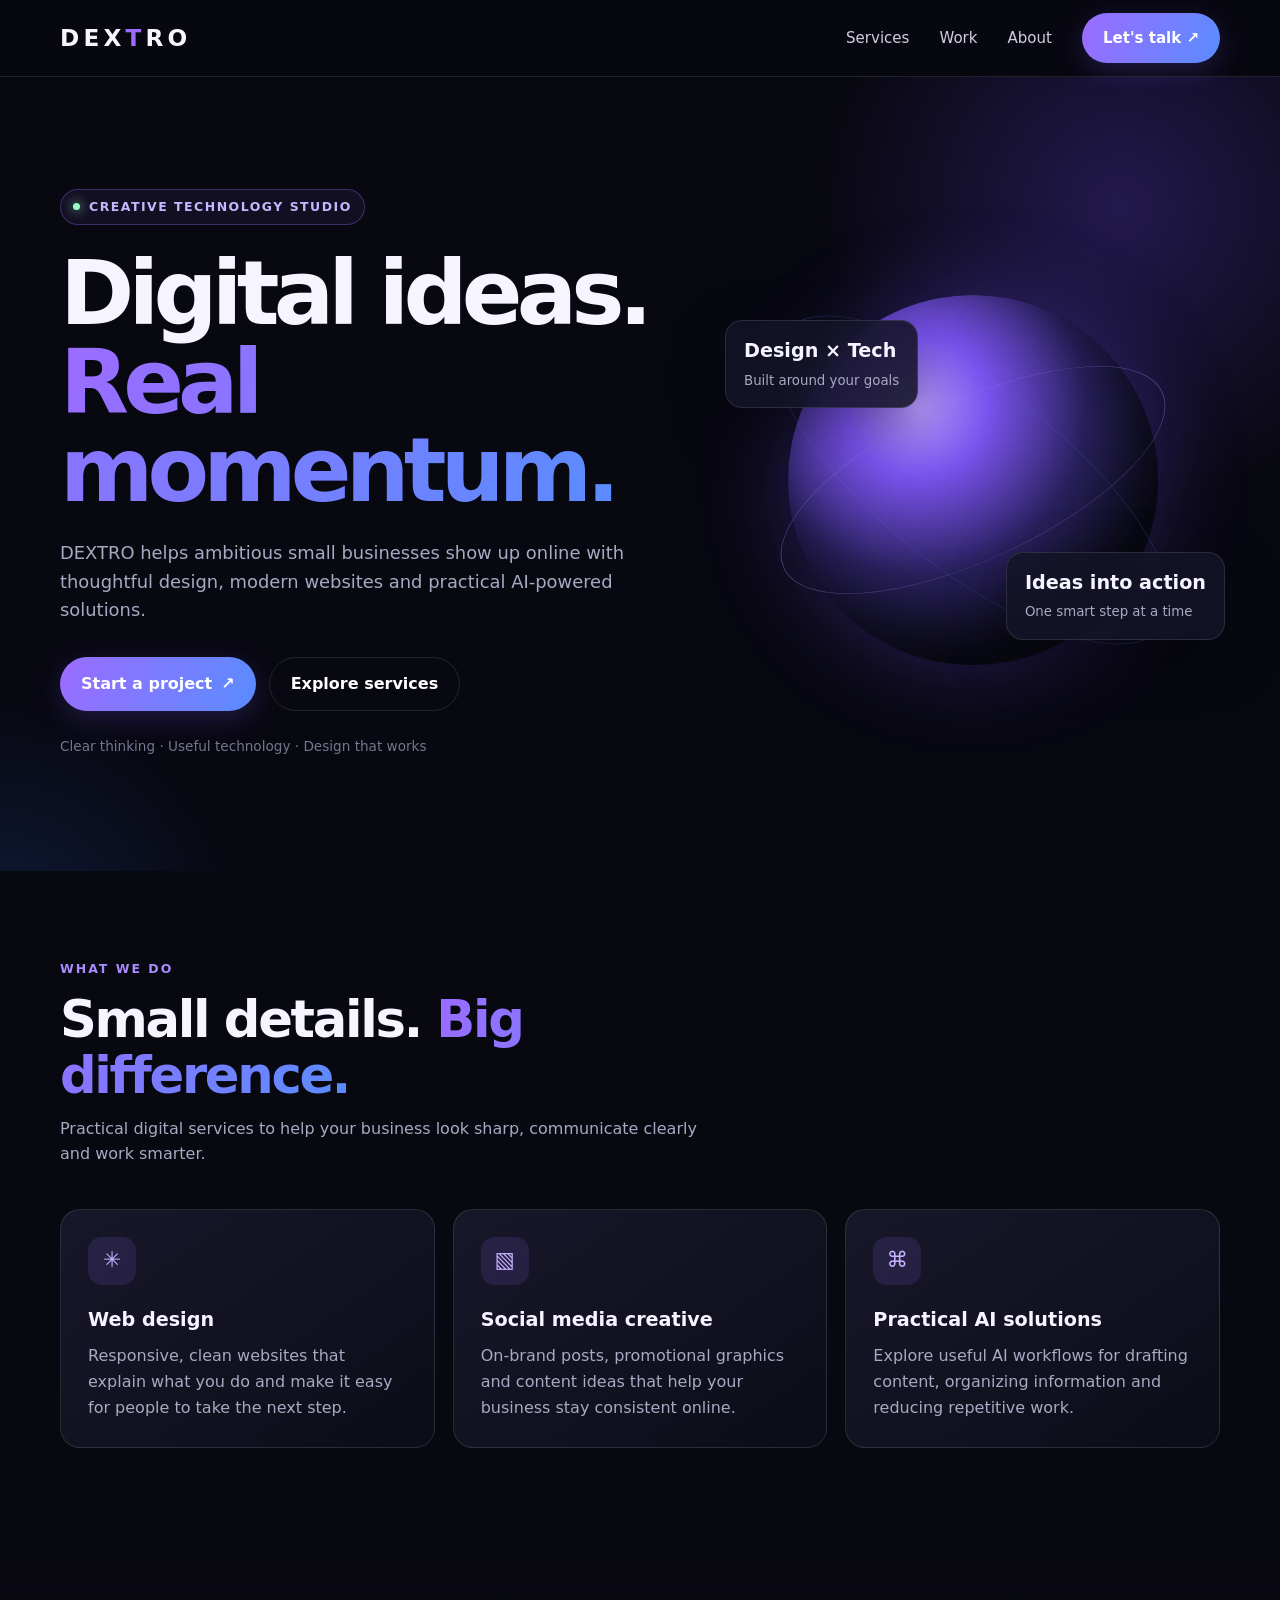
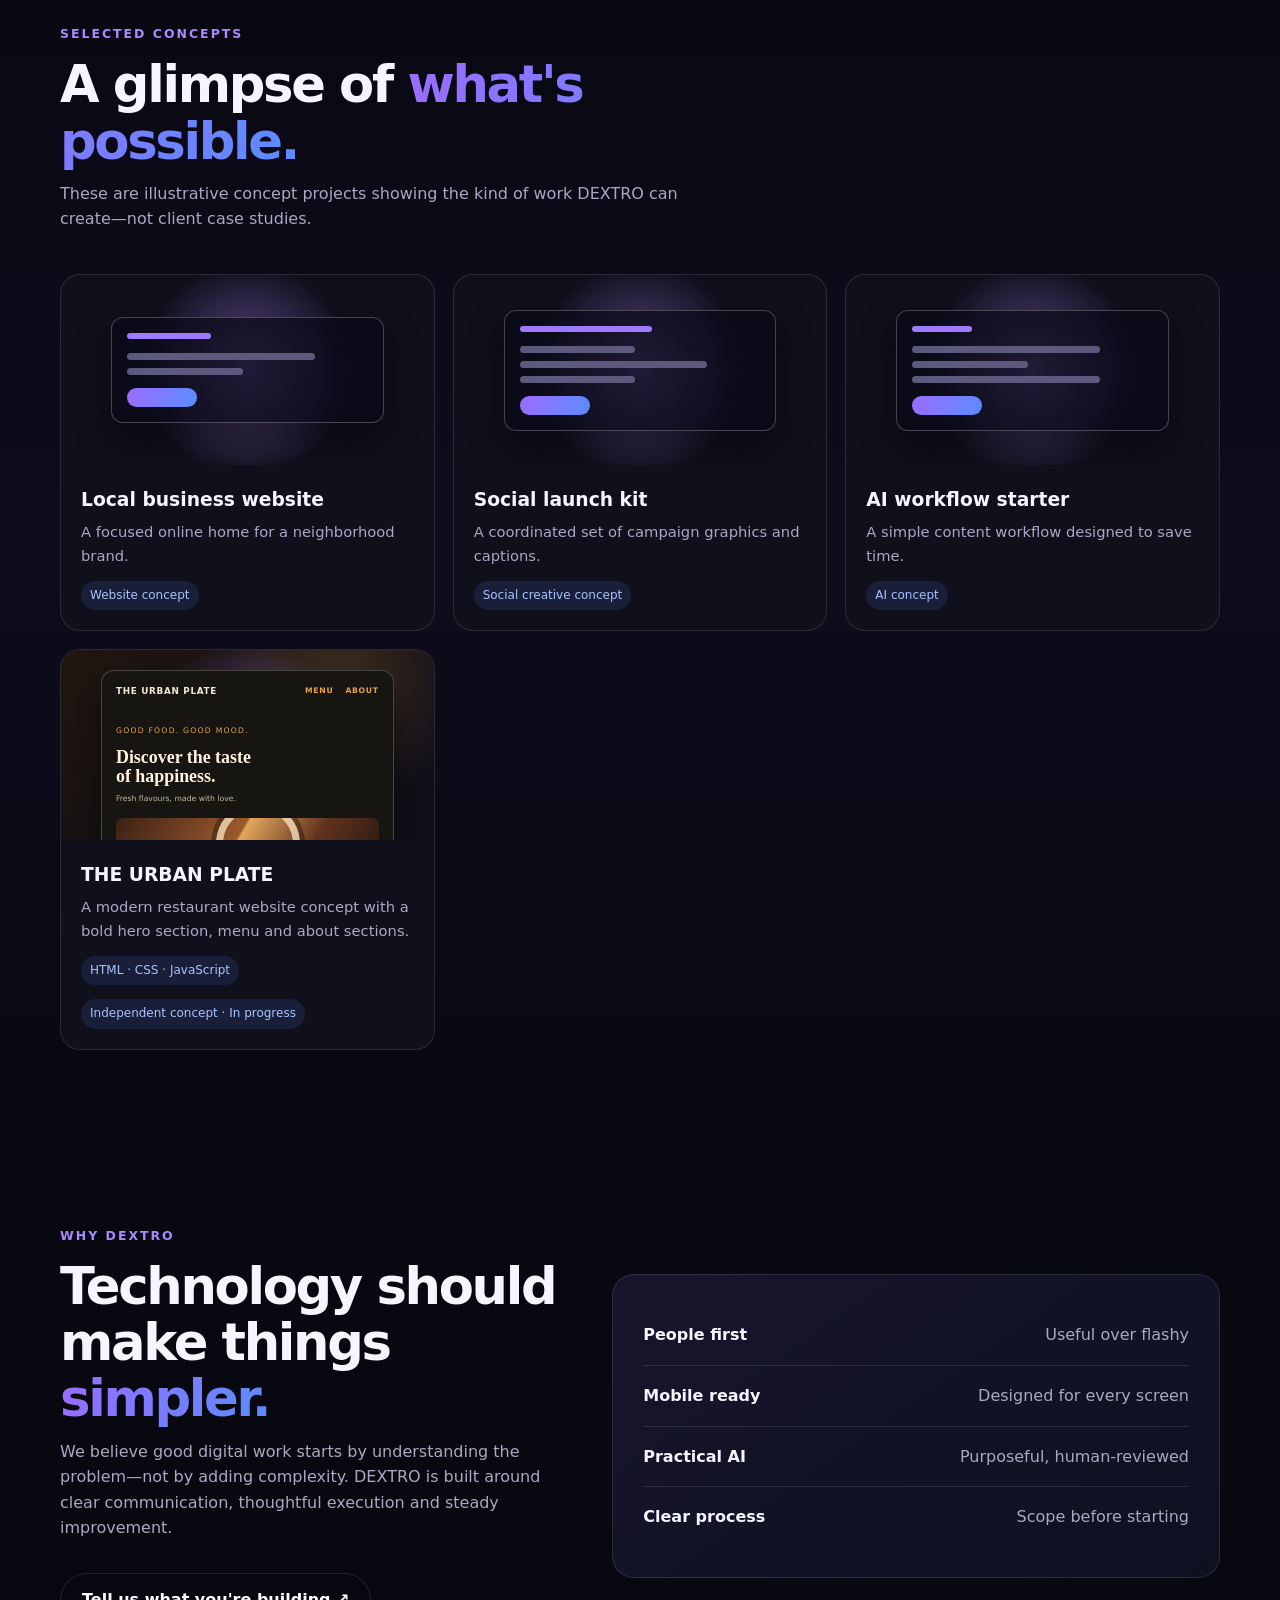
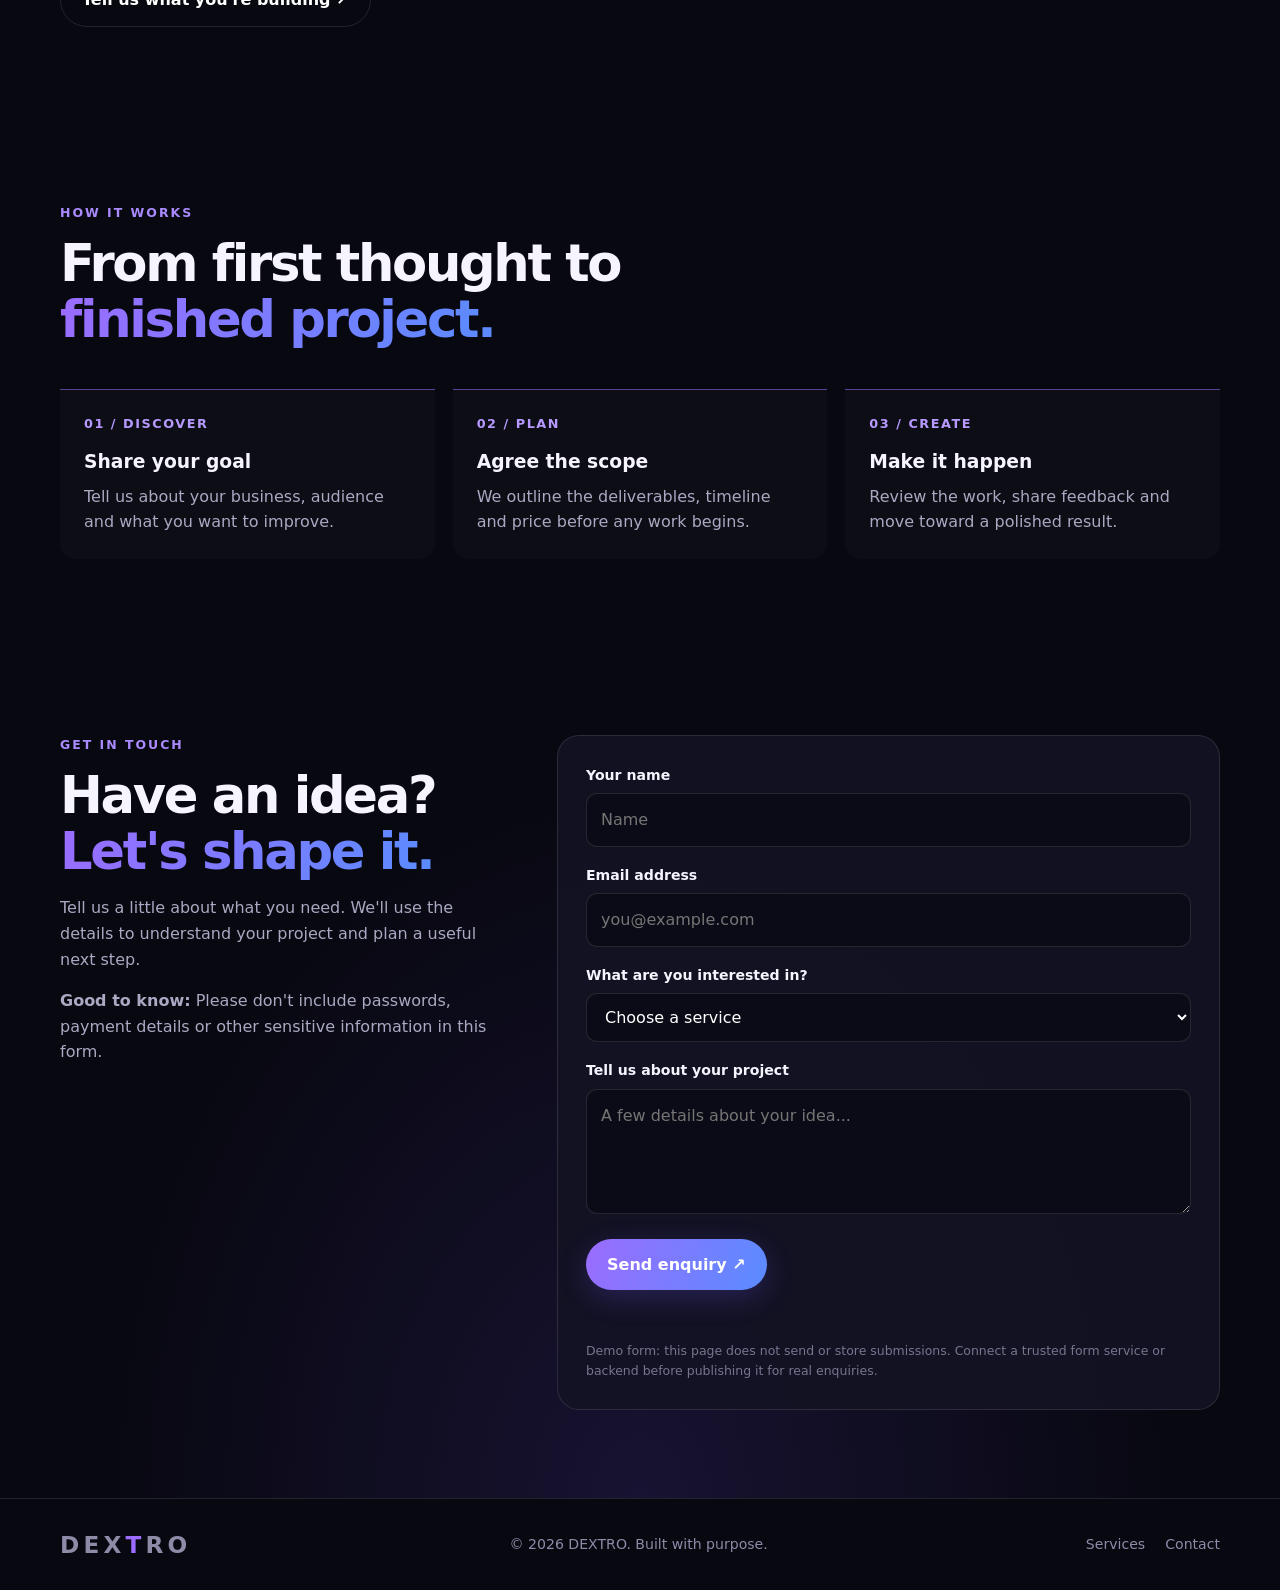
<file: index.html>
<!doctype html>
<html lang="en">
<head>
  <meta charset="utf-8">
  <meta name="viewport" content="width=device-width, initial-scale=1">
  <meta name="theme-color" content="#080811">
  <meta name="description" content="DEXTRO — thoughtful digital design, websites and practical AI solutions for growing businesses.">
  <title>DEXTRO — Digital, designed to move you forward</title>
  <style>
    :root{
      --bg:#080811;--panel:#10101d;--panel2:#141426;--text:#f5f4ff;
      --muted:#aaa8c2;--purple:#9b6cff;--blue:#5a8cff;--line:rgba(255,255,255,.11);
      --grad:linear-gradient(110deg,var(--purple),var(--blue));
      --max:1160px;
    }
    *{box-sizing:border-box}
    html{scroll-behavior:smooth}
    body{margin:0;background:var(--bg);color:var(--text);font:16px/1.6 Inter,ui-sans-serif,system-ui,-apple-system,BlinkMacSystemFont,"Segoe UI",sans-serif}
    a{color:inherit;text-decoration:none}
    button,input,textarea,select{font:inherit}
    .wrap{width:min(var(--max),calc(100% - 40px));margin:auto}
    .nav{position:sticky;top:0;z-index:20;background:rgba(8,8,17,.82);backdrop-filter:blur(18px);border-bottom:1px solid var(--line)}
    .navin{height:76px;display:flex;align-items:center;justify-content:space-between}
    .brand{font-size:1.45rem;font-weight:900;letter-spacing:.18em}
    .brand span{color:var(--purple)}
    .links{display:flex;align-items:center;gap:30px;color:#d0cee1;font-size:.94rem}
    .links a:hover{color:#fff}
    .btn{display:inline-flex;align-items:center;justify-content:center;gap:9px;border:0;border-radius:999px;padding:13px 21px;background:var(--grad);color:white;font-weight:750;box-shadow:0 8px 28px rgba(119,91,255,.22);transition:transform .2s,filter .2s;cursor:pointer}
    .btn:hover{transform:translateY(-2px);filter:brightness(1.1)}
    .btn.ghost{background:transparent;border:1px solid var(--line);box-shadow:none}
    .menu{display:none;background:none;border:1px solid var(--line);color:white;border-radius:10px;padding:8px 12px}
    .hero{position:relative;overflow:hidden;padding:112px 0 100px}
    .hero:before{content:"";position:absolute;width:620px;height:620px;right:-150px;top:-180px;background:radial-gradient(circle,rgba(115,75,255,.25),transparent 68%);pointer-events:none}
    .hero:after{content:"";position:absolute;width:500px;height:500px;left:-250px;bottom:-320px;background:radial-gradient(circle,rgba(50,116,255,.17),transparent 68%);pointer-events:none}
    .hero-grid{display:grid;grid-template-columns:1.1fr .9fr;gap:60px;align-items:center;position:relative;z-index:1}
    .eyebrow{display:inline-flex;align-items:center;gap:9px;color:#c5b6ff;border:1px solid rgba(155,108,255,.32);background:rgba(155,108,255,.08);padding:7px 12px;border-radius:999px;font-size:.78rem;font-weight:750;letter-spacing:.12em;text-transform:uppercase}
    .dot{width:7px;height:7px;border-radius:50%;background:#9bffca;box-shadow:0 0 12px #9bffca}
    h1{font-size:clamp(3rem,7vw,5.8rem);line-height:.99;letter-spacing:-.065em;margin:24px 0}
    .gradient{background:var(--grad);-webkit-background-clip:text;background-clip:text;color:transparent}
    .lead{font-size:1.12rem;color:var(--muted);max-width:590px}
    .actions{display:flex;gap:13px;flex-wrap:wrap;margin-top:32px}
    .micro{margin-top:25px;color:#77758e;font-size:.85rem}
    .visual{min-height:410px;position:relative;display:grid;place-items:center}
    .orb{width:min(370px,78vw);aspect-ratio:1;border-radius:50%;background:radial-gradient(circle at 35% 30%,#b79bff 0,#7953ed 20%,#28205c 48%,#101022 72%);box-shadow:0 0 90px rgba(117,81,255,.3),inset -25px -35px 65px rgba(0,0,0,.55);position:relative}
    .orb:before,.orb:after{content:"";position:absolute;inset:-24px;border:1px solid rgba(170,147,255,.35);border-radius:50%;transform:rotate(-25deg) scaleY(.38)}
    .orb:after{inset:-55px;transform:rotate(38deg) scaleY(.38);border-color:rgba(89,145,255,.3)}
    .float-card{position:absolute;background:rgba(20,20,39,.88);border:1px solid var(--line);border-radius:17px;padding:15px 18px;box-shadow:0 18px 55px rgba(0,0,0,.35);backdrop-filter:blur(12px)}
    .float-card strong{display:block;font-size:1.2rem}.float-card small{color:var(--muted)}
    .fc1{top:45px;left:0}.fc2{right:-5px;bottom:45px}
    section{padding:88px 0}
    .section-head{max-width:650px;margin-bottom:42px}
    .kicker{color:#a98aff;font-size:.78rem;font-weight:800;letter-spacing:.16em;text-transform:uppercase}
    h2{font-size:clamp(2rem,4vw,3.2rem);line-height:1.1;letter-spacing:-.045em;margin:12px 0}
    .sub{color:var(--muted);margin:0}
    .cards{display:grid;grid-template-columns:repeat(3,1fr);gap:18px}
    .card{background:linear-gradient(145deg,rgba(24,24,44,.96),rgba(13,13,25,.96));border:1px solid var(--line);border-radius:20px;padding:27px;transition:transform .2s,border-color .2s}
    .card:hover{transform:translateY(-5px);border-color:rgba(155,108,255,.5)}
    .icon{width:48px;height:48px;display:grid;place-items:center;border-radius:14px;background:rgba(155,108,255,.13);color:#c6b2ff;font-size:1.35rem;margin-bottom:20px}
    .card h3{margin:0 0 8px;font-size:1.2rem}.card p{color:var(--muted);margin:0}
    .work{background:linear-gradient(180deg,transparent,rgba(28,22,55,.32),transparent)}
    .projects{display:grid;grid-template-columns:repeat(3,1fr);gap:18px}
    .project{overflow:hidden;border:1px solid var(--line);border-radius:20px;background:var(--panel)}
    .project-art{height:190px;display:grid;place-items:center;padding:20px;position:relative;overflow:hidden}
    .project-art:before{content:"";position:absolute;width:220px;height:220px;border-radius:50%;filter:blur(2px);background:radial-gradient(circle,rgba(181,137,255,.55),transparent 68%)}
    .mock{position:relative;border:1px solid rgba(255,255,255,.24);border-radius:12px;background:rgba(10,10,24,.76);width:82%;padding:15px;box-shadow:0 15px 35px #0007}
    .mock-bar{height:6px;width:35%;border-radius:5px;background:#9d7aff;margin-bottom:14px}
    .mock-line{height:7px;background:#5b5a7c;border-radius:5px;margin:8px 0;width:78%}
    .mock-line.short{width:48%}
    .mock-button{width:70px;height:19px;border-radius:20px;background:var(--grad);margin-top:13px}
    .project-info{padding:20px}.project-info h3{margin:0 0 5px}.project-info p{margin:0;color:var(--muted);font-size:.92rem}
    .tag{display:inline-block;margin-top:14px;padding:5px 9px;border-radius:99px;background:rgba(91,140,255,.12);color:#a9c3ff;font-size:.75rem}
    .about-grid{display:grid;grid-template-columns:.9fr 1.1fr;gap:55px;align-items:center}
    .about-panel{border:1px solid var(--line);border-radius:22px;padding:30px;background:linear-gradient(145deg,#17152d,#0e1020)}
    .stat{display:flex;justify-content:space-between;gap:20px;padding:17px 0;border-bottom:1px solid var(--line)}
    .stat:last-child{border:0}.stat span{color:var(--muted)}
    .steps{display:grid;grid-template-columns:repeat(3,1fr);gap:18px;counter-reset:step}
    .step{padding:24px;border-top:1px solid rgba(155,108,255,.55);background:rgba(255,255,255,.025);border-radius:0 0 16px 16px}
    .num{font-size:.8rem;color:#b69aff;font-weight:800;letter-spacing:.12em}
    .step h3{margin:12px 0 7px}.step p{color:var(--muted);margin:0}
    .contact{background:radial-gradient(ellipse at 50% 100%,rgba(94,67,196,.18),transparent 60%)}
    .contact-grid{display:grid;grid-template-columns:.8fr 1.2fr;gap:55px;align-items:start}
    .contact-note{color:var(--muted)}
    form{background:rgba(19,19,36,.9);border:1px solid var(--line);border-radius:22px;padding:28px}
    .field{margin-bottom:17px}.field label{display:block;font-size:.88rem;font-weight:650;margin-bottom:7px}
    input,textarea,select{width:100%;border:1px solid var(--line);background:#0b0b17;color:white;border-radius:11px;padding:13px 14px;outline:none}
    input:focus,textarea:focus,select:focus{border-color:#9b6cff;box-shadow:0 0 0 3px rgba(155,108,255,.13)}
    textarea{min-height:125px;resize:vertical}
    .form-msg{min-height:24px;color:#b9a6ff;font-size:.9rem;margin-top:12px}
    .form-disclaimer{color:#77758e;font-size:.78rem;margin:12px 0 0}
    footer{border-top:1px solid var(--line);padding:27px 0;color:#8e8ba8;font-size:.88rem}
    .foot{display:flex;justify-content:space-between;gap:20px;align-items:center}
    .footlinks{display:flex;gap:20px}
    @media(max-width:850px){
      .hero-grid,.about-grid,.contact-grid{grid-template-columns:1fr;gap:30px}
      .visual{min-height:350px}.cards,.projects,.steps{grid-template-columns:1fr 1fr}
      .fc1{left:5%}.fc2{right:5%}
    }
    @media(max-width:620px){
      .wrap{width:min(var(--max),calc(100% - 30px))}
      .navin{height:66px}.menu{display:block}
      .links{display:none;position:absolute;top:66px;left:0;right:0;padding:18px 22px 22px;background:#0b0b16;border-bottom:1px solid var(--line);flex-direction:column;align-items:stretch;gap:17px}
      .links.open{display:flex}.links .btn{text-align:center}
      .hero{padding:78px 0 55px}.visual{min-height:310px}.orb{width:245px}
      .fc1{top:12px}.fc2{bottom:15px}
      section{padding:65px 0}.cards,.projects,.steps{grid-template-columns:1fr}
      .foot{align-items:flex-start;flex-direction:column}.footlinks{flex-wrap:wrap}
      form{padding:20px}
    }

    /* Urban Plate portfolio preview */
    .restaurant-art{background:radial-gradient(circle at 75% 20%,rgba(232,163,75,.22),transparent 38%),linear-gradient(135deg,#21170f,#111018 70%)}
    .restaurant-preview{position:relative;width:88%;max-width:330px;padding:13px 14px 15px;border:1px solid rgba(255,255,255,.2);border-radius:13px;background:#171512;box-shadow:0 18px 38px #0009}
    .restaurant-top{display:flex;justify-content:space-between;align-items:center;color:#f4e9d8;font-size:.55rem;letter-spacing:.08em;font-weight:800}
    .restaurant-top span{color:#e8a34b;font-size:.48rem}
    .restaurant-copy{padding:17px 0 13px}
    .restaurant-copy small{color:#e8a34b;font-size:.48rem;letter-spacing:.16em}
    .restaurant-copy strong{display:block;color:#fff3df;font-family:Georgia,serif;font-size:1.12rem;line-height:1.05;margin:7px 0}
    .restaurant-copy em{display:block;color:#c6b8a6;font-size:.48rem;font-style:normal}
    .restaurant-food{height:54px;border-radius:7px;background:linear-gradient(120deg,#3b2115,#9c592d 45%,#e3a65d 46%,#61331d 72%,#251711);position:relative;overflow:hidden}
    .restaurant-food:after{content:"";position:absolute;width:70px;height:70px;border-radius:50%;border:7px solid rgba(255,236,203,.72);left:38%;top:-16px;box-shadow:0 0 0 5px rgba(20,12,8,.4)}
    .restaurant-label{display:flex;justify-content:space-between;align-items:center;margin-top:10px;color:#f4e9d8;font-size:.48rem}
    .restaurant-label b{background:#e8a34b;color:#17110b;border-radius:20px;padding:4px 8px;font-size:.45rem}
  </style>
</head>
<body>
  <header class="nav">
    <div class="wrap navin">
      <a class="brand" href="#home" aria-label="DEXTRO home">DEX<span>T</span>RO</a>
      <button class="menu" id="menuBtn" aria-expanded="false" aria-controls="navLinks">Menu</button>
      <nav class="links" id="navLinks" aria-label="Main navigation">
        <a href="#services">Services</a><a href="#work">Work</a><a href="#about">About</a><a href="#contact" class="btn">Let's talk ↗</a>
      </nav>
    </div>
  </header>

  <main>
    <section class="hero" id="home">
      <div class="wrap hero-grid">
        <div>
          <div class="eyebrow"><span class="dot"></span> Creative technology studio</div>
          <h1>Digital ideas.<br><span class="gradient">Real momentum.</span></h1>
          <p class="lead">DEXTRO helps ambitious small businesses show up online with thoughtful design, modern websites and practical AI-powered solutions.</p>
          <div class="actions"><a class="btn" href="#contact">Start a project <span>↗</span></a><a class="btn ghost" href="#services">Explore services</a></div>
          <p class="micro">Clear thinking · Useful technology · Design that works</p>
        </div>
        <div class="visual" aria-label="Abstract purple and blue 3D orb illustration">
          <div class="orb"></div>
          <div class="float-card fc1"><strong>Design × Tech</strong><small>Built around your goals</small></div>
          <div class="float-card fc2"><strong>Ideas into action</strong><small>One smart step at a time</small></div>
        </div>
      </div>
    </section>

    <section id="services">
      <div class="wrap">
        <div class="section-head"><div class="kicker">What we do</div><h2>Small details. <span class="gradient">Big difference.</span></h2><p class="sub">Practical digital services to help your business look sharp, communicate clearly and work smarter.</p></div>
        <div class="cards">
          <article class="card"><div class="icon">✳</div><h3>Web design</h3><p>Responsive, clean websites that explain what you do and make it easy for people to take the next step.</p></article>
          <article class="card"><div class="icon">▧</div><h3>Social media creative</h3><p>On-brand posts, promotional graphics and content ideas that help your business stay consistent online.</p></article>
          <article class="card"><div class="icon">⌘</div><h3>Practical AI solutions</h3><p>Explore useful AI workflows for drafting content, organizing information and reducing repetitive work.</p></article>
        </div>
      </div>
    </section>

    <section class="work" id="work">
      <div class="wrap">
        <div class="section-head"><div class="kicker">Selected concepts</div><h2>A glimpse of <span class="gradient">what's possible.</span></h2><p class="sub">These are illustrative concept projects showing the kind of work DEXTRO can create—not client case studies.</p></div>
        <div class="projects">
          <article class="project"><div class="project-art"><div class="mock"><div class="mock-bar"></div><div class="mock-line"></div><div class="mock-line short"></div><div class="mock-button"></div></div></div><div class="project-info"><h3>Local business website</h3><p>A focused online home for a neighborhood brand.</p><span class="tag">Website concept</span></div></article>
          <article class="project"><div class="project-art"><div class="mock"><div class="mock-bar" style="width:55%"></div><div class="mock-line short"></div><div class="mock-line"></div><div class="mock-line short"></div><div class="mock-button"></div></div></div><div class="project-info"><h3>Social launch kit</h3><p>A coordinated set of campaign graphics and captions.</p><span class="tag">Social creative concept</span></div></article>
          <article class="project"><div class="project-art"><div class="mock"><div class="mock-bar" style="width:25%"></div><div class="mock-line"></div><div class="mock-line short"></div><div class="mock-line"></div><div class="mock-button"></div></div></div><div class="project-info"><h3>AI workflow starter</h3><p>A simple content workflow designed to save time.</p><span class="tag">AI concept</span></div></article>
          <article class="project"><div class="project-art restaurant-art"><div class="restaurant-preview"><div class="restaurant-top">THE URBAN PLATE <span>MENU　 ABOUT</span></div><div class="restaurant-copy"><small>GOOD FOOD. GOOD MOOD.</small><strong>Discover the taste<br>of happiness.</strong><em>Fresh flavours, made with love.</em></div><div class="restaurant-food"></div><div class="restaurant-label"><span>Fresh • Local • Made daily</span><b>EXPLORE MENU</b></div></div></div><div class="project-info"><h3>THE URBAN PLATE</h3><p>A modern restaurant website concept with a bold hero section, menu and about sections.</p><span class="tag">HTML · CSS · JavaScript</span><span class="tag">Independent concept · In progress</span></div></article>
        </div>
      </div>
    </section>

    <section id="about">
      <div class="wrap about-grid">
        <div><div class="kicker">Why DEXTRO</div><h2>Technology should make things <span class="gradient">simpler.</span></h2><p class="sub">We believe good digital work starts by understanding the problem—not by adding complexity. DEXTRO is built around clear communication, thoughtful execution and steady improvement.</p><div class="actions"><a class="btn ghost" href="#contact">Tell us what you're building ↗</a></div></div>
        <div class="about-panel">
          <div class="stat"><strong>People first</strong><span>Useful over flashy</span></div>
          <div class="stat"><strong>Mobile ready</strong><span>Designed for every screen</span></div>
          <div class="stat"><strong>Practical AI</strong><span>Purposeful, human-reviewed</span></div>
          <div class="stat"><strong>Clear process</strong><span>Scope before starting</span></div>
        </div>
      </div>
    </section>

    <section>
      <div class="wrap">
        <div class="section-head"><div class="kicker">How it works</div><h2>From first thought to <span class="gradient">finished project.</span></h2></div>
        <div class="steps">
          <article class="step"><div class="num">01 / DISCOVER</div><h3>Share your goal</h3><p>Tell us about your business, audience and what you want to improve.</p></article>
          <article class="step"><div class="num">02 / PLAN</div><h3>Agree the scope</h3><p>We outline the deliverables, timeline and price before any work begins.</p></article>
          <article class="step"><div class="num">03 / CREATE</div><h3>Make it happen</h3><p>Review the work, share feedback and move toward a polished result.</p></article>
        </div>
      </div>
    </section>

    <section class="contact" id="contact">
      <div class="wrap contact-grid">
        <div><div class="kicker">Get in touch</div><h2>Have an idea?<br><span class="gradient">Let's shape it.</span></h2><p class="contact-note">Tell us a little about what you need. We'll use the details to understand your project and plan a useful next step.</p><p class="contact-note"><strong>Good to know:</strong> Please don't include passwords, payment details or other sensitive information in this form.</p></div>
        <form id="contactForm">
          <div class="field"><label for="name">Your name</label><input id="name" name="name" autocomplete="name" required maxlength="80" placeholder="Name"></div>
          <div class="field"><label for="email">Email address</label><input id="email" name="email" type="email" autocomplete="email" required maxlength="120" placeholder="you@example.com"></div>
          <div class="field"><label for="service">What are you interested in?</label><select id="service" name="service" required><option value="">Choose a service</option><option>Website design</option><option>Social media creative</option><option>AI solutions</option><option>Not sure yet</option></select></div>
          <div class="field"><label for="message">Tell us about your project</label><textarea id="message" name="message" required maxlength="1500" placeholder="A few details about your idea..."></textarea></div>
          <button class="btn" type="submit">Send enquiry ↗</button>
          <p class="form-msg" id="formMsg" role="status" aria-live="polite"></p>
          <p class="form-disclaimer">Demo form: this page does not send or store submissions. Connect a trusted form service or backend before publishing it for real enquiries.</p>
        </form>
      </div>
    </section>
  </main>

  <footer><div class="wrap foot"><a class="brand" href="#home">DEX<span>T</span>RO</a><span>© <span id="year"></span> DEXTRO. Built with purpose.</span><div class="footlinks"><a href="#services">Services</a><a href="#contact">Contact</a></div></div></footer>
  <script>
    const menuBtn=document.getElementById('menuBtn');
    const navLinks=document.getElementById('navLinks');
    menuBtn.addEventListener('click',()=>{
      const open=navLinks.classList.toggle('open');
      menuBtn.setAttribute('aria-expanded',String(open));
    });
    navLinks.querySelectorAll('a').forEach(a=>a.addEventListener('click',()=>{
      navLinks.classList.remove('open');menuBtn.setAttribute('aria-expanded','false');
    }));
    document.getElementById('year').textContent=new Date().getFullYear();
    document.getElementById('contactForm').addEventListener('submit',e=>{
      e.preventDefault();
      document.getElementById('formMsg').textContent='Thanks! This demo form is working locally, but submissions are not sent. Connect a form backend to receive enquiries.';
    });
  </script>
</body>
</html>
</file>
